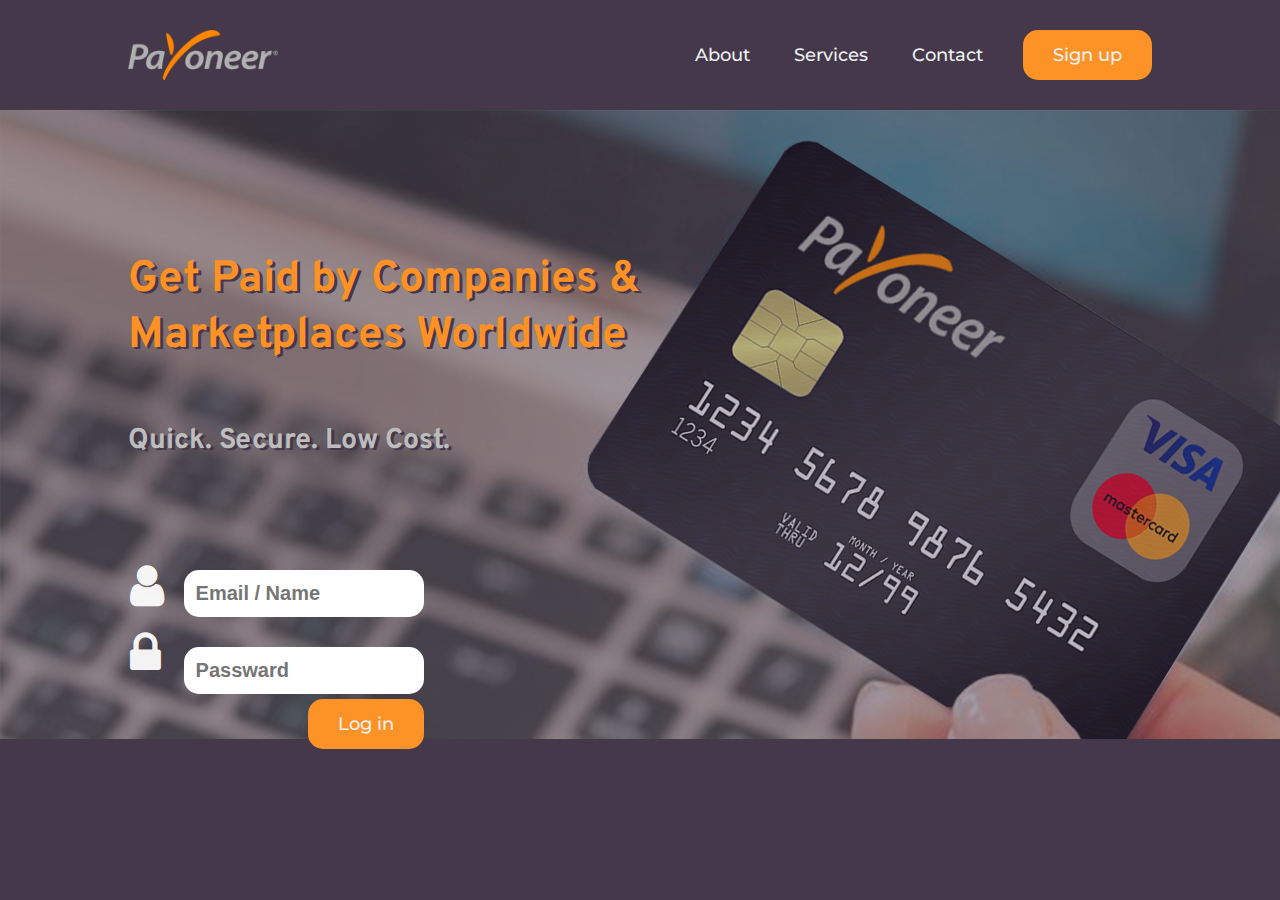
<file: index.html>
<!DOCTYPE html>
<html lang="en">

<head>
  <meta charset="UTF-8">
  <meta name="viewport" content="width=device-width, initial-scale=1.0">
  <meta http-equiv="X-UA-Compatible" content="ie=edge">
  <title>Payoneer</title>
  <link rel="stylesheet" href="index__styles.css">
</head>

<body>
  <header>
    <!-- logo testing -->
    <img class="logo" src="images/logo2.png" alt="logo" style="width:150px; height:50px;">
    <!-- <img class="logo" src="images/logo.png" alt="logo" style="width:70px; height:70px;"> -->

    <!-- navbar -->
    <nav>
      <ul class="nav__links">
        <!-- correct link to replace the "#" below -->
        <li><a href="#">About</a></li>
        <li><a href="#">Services</a></li>
        <li><a href="#">Contact</a></li>
      </ul>
    </nav>
    <a class="cta" href="s1.html"><button>Sign up</button></a>
    <a onclick="openNav()" class="menu" href="#"><button class="menu">Menu</button></a>
  </header>
  <div id="mobile__menu" class="overlay">
    </label>
    <a class="close" onclick="closeNav()">&times;</a>
    <div class="overlay__content">
      <!-- correct link to replace the "#" below -->
      <a href="#">About</a>
      <a href="#">Services</a>
      <a href="#">Contact</a>
      <a class="sign2" href="s1.html">Sign up</a>
    </div>
  </div>

  <!-- background -->
  <div class="background">
    <img class="background" src="images/bg.png" alt="background">
  </div>

  <!-- banner -->
  <div class="banner">
    <div class="h1">
      <h1>
        Get Paid by Companies & <br> Marketplaces Worldwide
      </h1>
    </div>
    <div class="h2">
      <h2>
        Quick. Secure. Low Cost.
      </h2>
    </div>
  </div>

  <!-- log in -->
  <div class="log__in">
    <!-- two input boxs -->
    <div class="textbox1">
      <input type="text" placeholder="Email / Name" name="" value="">
    </div>
    <div class="textbox2">
      <input type="password" placeholder="Passward" name="" value="">
    </div>
    <!-- two icons -->
    <div class="user__icon">
      <i class="fa fa-user"></i>
    </div>
    <div class="password__icon">
      <i class="fa fa-lock"></i>
    </div>
    <!-- log in button -->
    <div class="loginbutton">
      <a href="person.html"><button>Log in</button></a>
    </div>
  </div>

  <script type="text/javascript" src="mobile.js"></script>
</body>

</html>
</file>
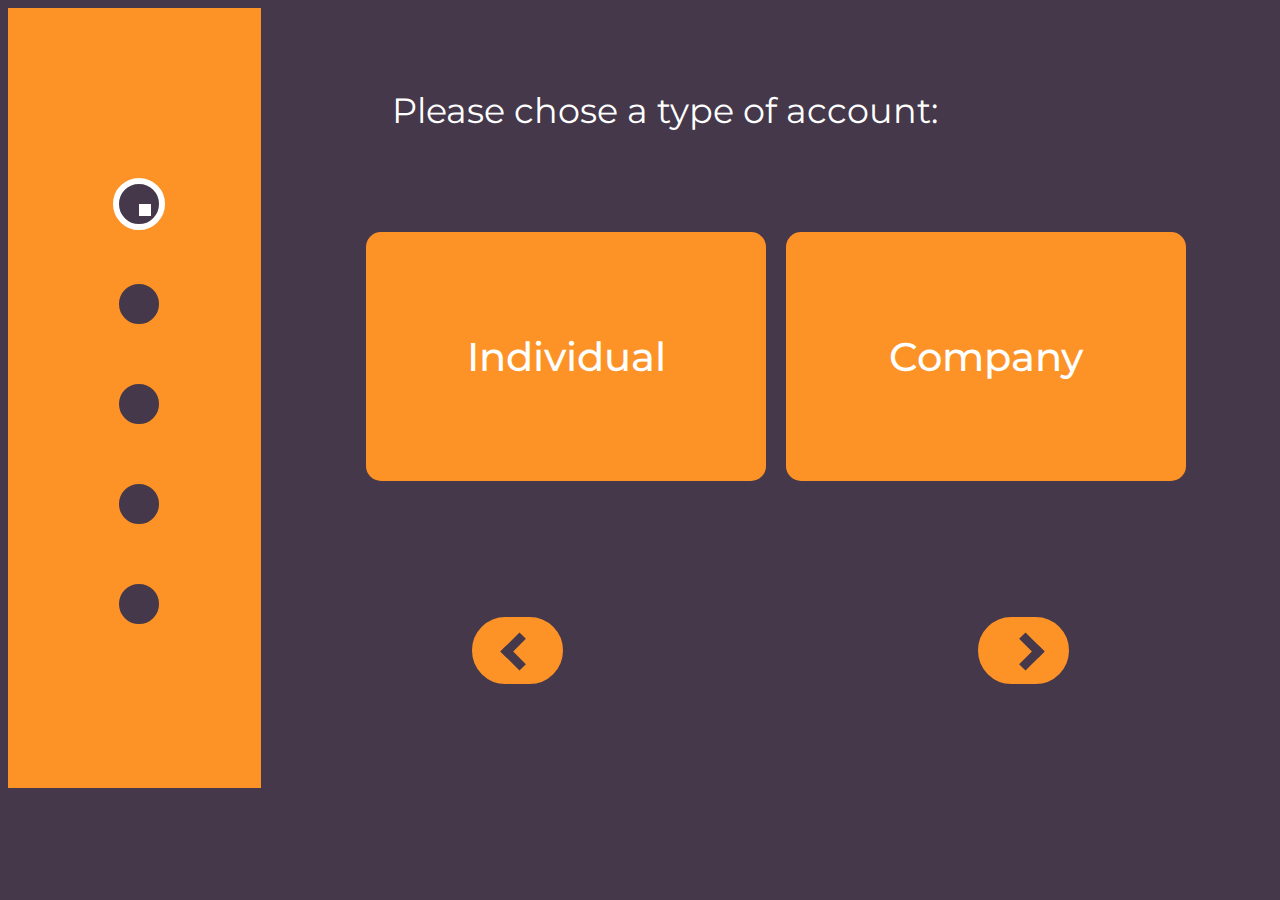
<file: s1.html>
<!DOCTYPE html>
<html lang="en">

<head>
  <meta charset="UTF-8">
  <meta name="viewport" content="width=device-width, initial-scale=1.0">
  <meta http-equiv="X-UA-Compatible" content="ie=edge">
  <title>Sign up__1</title>
  <link rel="stylesheet" href="s1__bigscreen.css" media="screen and (min-width:900px)" type="text/css">
  <link rel="stylesheet" href="s1__smallscreen.css" media="screen and (max-width:900px)" type="text/css">
</head>

<body>
  <div class="page">
    <!-- left bar -->
    <div class="left__bar">
      <!-- five circles -->
      <a href="s1.html">
        <div class="recent"></div>
      </a>
      <div></div>
      <div></div>
      <div></div>
      <div></div>
    </div>
    <!-- right bar -->
    <div class="right__bar">
      <!-- title question -->
      <div class="question">
        Please chose a type of account:
      </div>
      <!-- two options -->
      <div class="options">
        <button class="first">Individual</button>
        <button class="second">Company</button>
      </div>
      <!-- move -->
      <div class="move">
        <a href="index.html"><button class="backword"><i class="arrow left"></i></button></a>
        <a href="s2.html"><button class="forword"><i class="arrow right"></i></button></a>
      </div>
    </div>
  </div>
  <script type="text/javascript" src="mobile.js">
  </script>
</body>

</html>
</file>
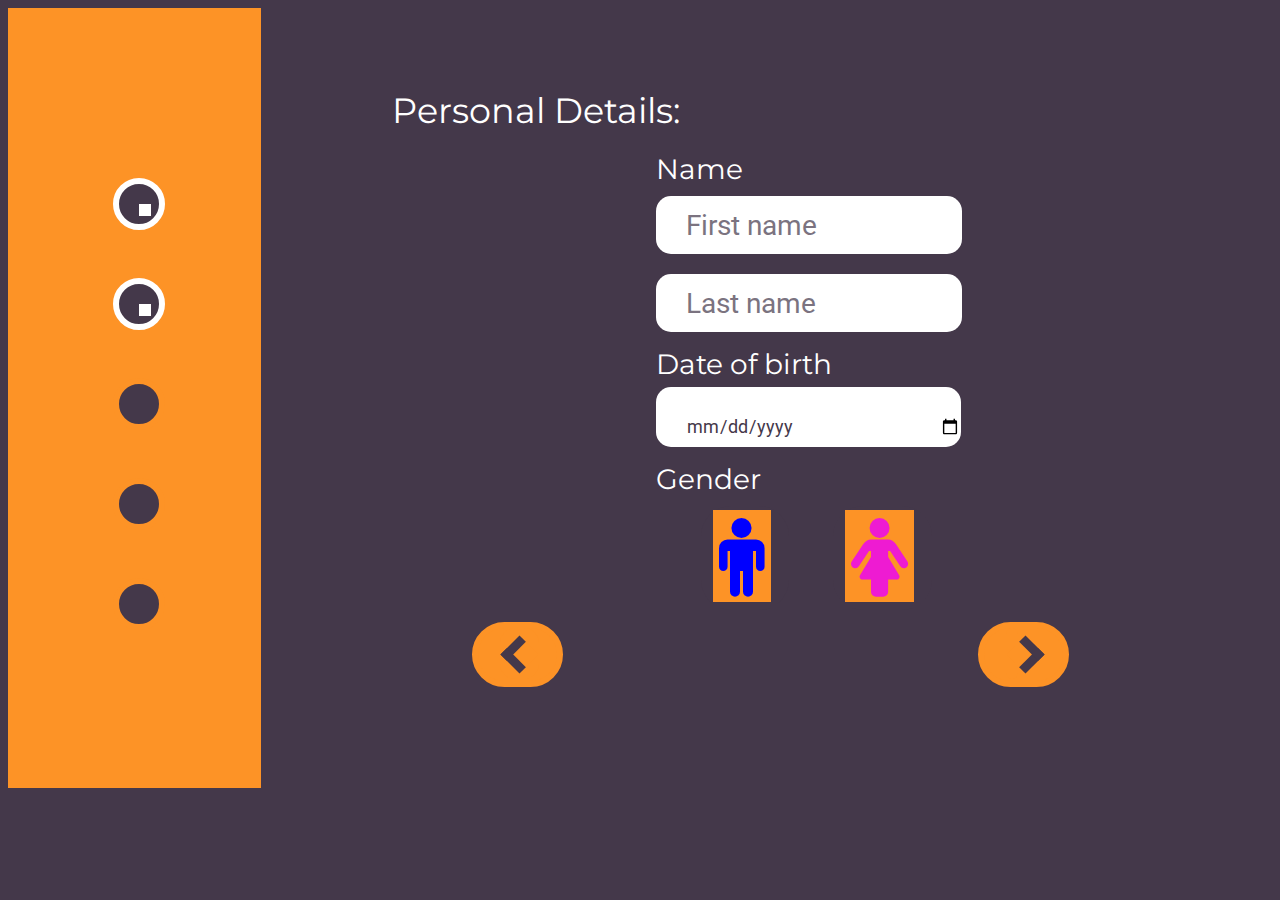
<file: s2.html>
<!DOCTYPE html>
<html lang="en">

<head>
  <meta charset="UTF-8">
  <meta name="viewport" content="width=device-width, initial-scale=1.0">
  <meta http-equiv="X-UA-Compatible" content="ie=edge">
  <title>Sign up__2</title>
  <link rel="stylesheet" href="s2__bigscreen.css" media="screen and (min-width:900px)" type="text/css">
  <link rel="stylesheet" href="s2__smallscreen.css" media="screen and (max-width:900px)" type="text/css">
</head>

<body>
  <div class="page">
    <!-- left bar -->
    <div class="left__bar">
      <!-- five circles -->
      <a href="s1.html">
        <div class="recent"></div>
      </a>
      <a href="s2.html">
        <div class="recent"></div>
      </a>
      <div></div>
      <div></div>
      <div></div>
    </div>
    <!-- right bar -->
    <div class="right__bar">
      <!-- title question -->
      <div class="question">
        Personal Details:
      </div>
      <!-- Name -->
      <div class="form-group">
        <label class="name">Name</label>
        <input type="text" class="firstname" name="name" placeholder="First name">
        <input type="text" class="lastname" name="name" placeholder="Last name">
      </div>
      <!-- Birthday -->
      <div class="form-group">
        <label class="birth">Date of birth</label>
        <input type="date" class="date__of__birth">
      </div>
      <!-- Gender: two icons -->
      <div class="form-group">
        <label class="gender">Gender</label>
        <button class="male__icon"><i class="fa fa-male"></i></button>
        <button class="female__icon"><i class="fa fa-female"></i></button>
      </div>
      <!-- move -->
      <div class="move">
        <a href="s1.html"><button class="backword"><i class="arrow left"></i></button></a>
        <a href="s3.html"><button class="forward"><i class="arrow right"></i></button></a>
      </div>
    </div>
  </div>
  <script type="text/javascript" src="s2__script.js">
  </script>
</body>

</html>
</file>
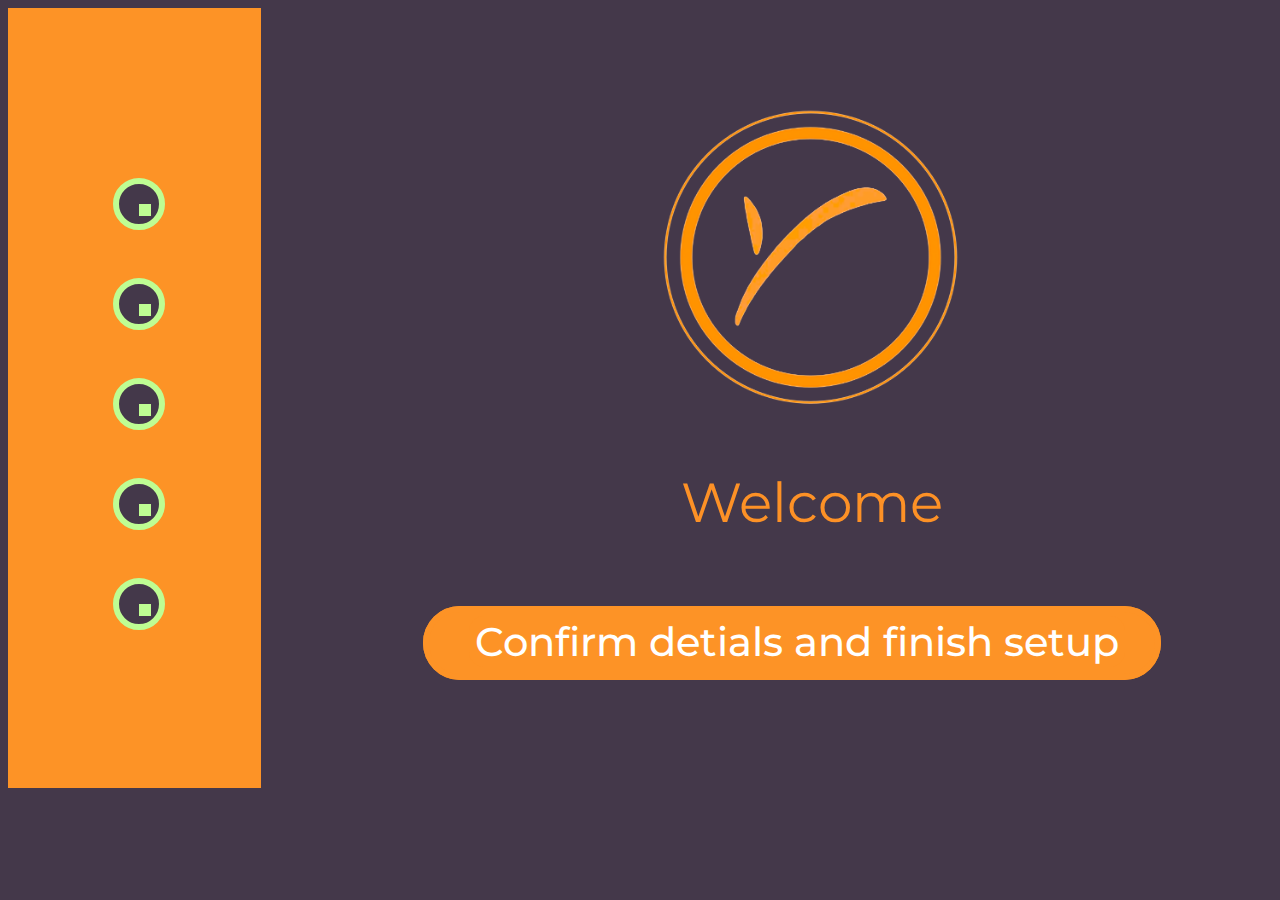
<file: welcome.html>
<!DOCTYPE html>
<html lang="en">

<head>
  <meta charset="UTF-8">
  <meta name="viewport" content="width=device-width, initial-scale=1.0">
  <meta http-equiv="X-UA-Compatible" content="ie=edge">
  <title>Welcome</title>
  <link rel="stylesheet" href="welcome__styles.css" media="screen and (min-width:900px)" type="text/css">
  <!-- <link rel="stylesheet" href="s2__smallscreen.css" media="screen and (max-width:900px)" type="text/css"> -->
</head>

<body>
  <!-- left bar -->
  <div class="page">
    <div class="left__bar">
      <!-- five circles -->
      <a href="s1.html">
        <div class="recent"></div>
      </a>
      <a href="s2.html">
        <div class="recent"></div>
      </a>
      <a href="s3.html">
        <div class="recent"></div>
      </a>
      <a href="s4.html">
        <div class="recent"></div>
      </a>
      <a href="s5.html">
        <div class="recent"></div>
      </a>
    </div>
    <!-- right bar -->
    <div class="right__bar">
      <div class="logo">
        <img class="logo" src="images/logo.png" alt="logo">
      </div>
      <div class="text">Welcome</div>
      <div class="button">
        <a href="person.html"><button class="person">Confirm detials and finish setup</button></a>
      </div>
    </div>
  </div>
  <script type="text/javascript" src="mobile.js">
  </script>
</body>

</html>
</file>
<file: index__styles.css>
@import url('https://fonts.googleapis.com/css?family=Montserrat:500&display=swap');
@import url('https://fonts.googleapis.com/css?family=Libre+Barcode+39|Overpass:700i&display=swap');
@import url('https://fonts.googleapis.com/css?family=Libre+Barcode+39|Overpass:400i&display=swap');
@import url('https://stackpath.bootstrapcdn.com/font-awesome/4.7.0/css/font-awesome.min.css');

/* a simple animation when user open the page */
.background, .log__in, .nav__links {
  animation: transitionIn 0.75s;
}

@keyframes transitionIn {
  from {
    opacity: 0;
    transform: rotateX(-10deg);
  }

  to {
    opacity: 1;
    transform: rotateX(0);
  }
}

* {
  box-sizing: border-box;
  margin: 0;
  padding: 0;
}

body {
  background-color: #44384A;
}

/* the background image */
.background {
  display: block;
  background-position: center;
  background-repeat: repeat-x;
  background-size: cover;
}

/* nav part */
header {
  display: flex;
  justify-content: flex-end;
  align-items: center;
  padding: 30px 10%;
}

.logo {
  cursor: pointer; /* the icon changes to a pointer when mouse over */
  margin-right: auto;
}

.nav__links {
  list-style: none;
}

.nav__links li {
  display: inline-block;
  padding: 0px 20px;
}

.nav__links li a {
  transition: all 0.3s ease 0s;
}

.nav__links li a:hover {
  color: #FD9326;
}

.menu {
  display: none;
}

/* two banners */
.banner .h1 {
  position: absolute;
  top: 28%;
  width: 86%;
  margin-left: 10%;
  font-family: "Overpass", sans-serif;
  color: rgba(253, 145, 38);
  text-shadow: 3px 2px #44384A;
  font-size: 22px;
}
.banner .h2 {
  position: absolute;
  top: 47%;
  width: 80%;
  margin-left: 10%;
  font-family: "Overpass", sans-serif;
  color: #bdbdbd;
  text-shadow: 3px 2px #44384A;
  font-size: 19px;
}

/* log in area */
.log__in {
  width: 280px;
  position: absolute;
  top: 60%;
  left: 12%;
  color: #ffffffef;   
  /* the color of icons itself, use none pure white to reduce the contrast */
}
.textbox{
  width: 100%;
  font-size: 40px;
}
.user__icon {
  zoom: 3;
  transform: translate(-8px,-25px);
  margin-right: 90%;
}
.password__icon {
  zoom: 3;
  transform: translate(-8px, -21px);
    margin-right: 90%;
}
/* when user input their infoamtion into the first box */
.textbox1 input {
  transform: translate(20px, 30px);
  padding: 12px;
  border: none;
  border-radius: 15px;
  outline: none;
  font-size: 20px;
  font-weight: 600;
  color: #44384A;
  width: 86%;
  float: left;
  margin: 0 10px;
}
/* when user input their infoamtion into the second box */
.textbox2 input {
  transform: translate(20px, 60px);
  padding: 12px;
  border: none;
  border-radius: 15px;
  outline: none;
  font-size: 20px;
  font-weight: 600;
  color: #44384A;
  width: 86%;
  float: left;
  margin: 0 10px;
}
.loginbutton {
  transform: translate(134px, -45px);
}

li, a, button {
  font-family: "Montserrat", sans-serif;
  font-weight: 500;
  font-size: 18px;
  color: #edf0f1;
  text-decoration: none;
}

button {
  margin-left: 20px;
  padding: 9px 25px;
  background-color: rgba(253, 147, 38, 1);
  border: rgb(253, 147, 38, 1) solid;
  border-width: 5px;
  border-radius: 15px;
  cursor: pointer; /* the icon changes to a pointer when mouse over */
  transition: all 0.3s ease 0s;
}

button:hover {
  border: rgb(253, 147, 38, 0) solid;
  background-color: rgba(253, 147, 38, 0.7); 
  border-width: 5px;
  /* color fade when mouse over by using transparency */
}

@media only screen and (max-width: 810px) {
  .nav__links, .cta {
    display: none;
  }
  .menu {
    display: inherit;
  }
}

/* Mobile Nav */

.overlay {
  height: 100%;
  width: 0;
  position: fixed;
  z-index: 1;
  left: 0;
  top: 0;
  background-color: #44384A;
  overflow-x: hidden;
  transition: all 0.5s ease 0s;
}

.overlay__content {
  display: flex;
  height: 100%;
  flex-direction: column;
  align-items: center;
  justify-content: center;
}

.overlay__content .sign2 {
  padding: 15px;
  background: none;
  outline: none;
  border: rgb(253, 147, 38) solid;
  border-radius: 20px;
  border-width: 5px;
}

.overlay a {
  padding: 15px;
  font-size: 28px;
  display: block;
  transition: all 0.3s ease 0s;
}

.overlay a:hover, .overlay a:focus {
  color: #FD9326;
}

.overlay .close { 
  position: absolute;
  top: 20px;
  right: 45px;
  font-size: 60px;
}

@media screen and (max-height: 450px) {
  .overlay a {
    font-size: 20px;
  }
  .overlay .close {
    font-size: 40px;
    top: 15px;
    right: 35px;
  }
}
</file>
<file: s1__bigscreen.css>
@import url('https://fonts.googleapis.com/css?family=Montserrat:500&display=swap');
@import url('https://fonts.googleapis.com/css?family=Libre+Barcode+39|Overpass:700i&display=swap');
@import url('https://fonts.googleapis.com/css?family=Libre+Barcode+39|Overpass:400i&display=swap');
@import url('https://stackpath.bootstrapcdn.com/font-awesome/4.7.0/css/font-awesome.min.css');

/* a simple animation when user open the page */
.left__bar ,.right__bar {
  animation: transitionIn 0.75s;
}

@keyframes transitionIn {
  from {
    opacity: 0;
    transform: rotateX(-10deg);
  }
  to {
    opacity: 1;
    transform: rotateX(0);
  }
}

* {
  background-color: #44384A;
}

.page {
  display: grid;
  grid-template-columns: 20% 80%;
  height: 780px;
}

.page > div {
  background-color: #44384A;
  color: rgba(253, 145, 38);
}

.page > div:nth-child(odd) {
  background-color: #FD9326;
  color: #44384A;
}

/* left bar */

.left__bar {
  display: grid;
  grid-template-columns: repeat(1, 3);
  grid-auto-columns: 80px;
  grid-auto-rows: 80px;
  grid-gap: 20px;
}
/* five circles */
.left__bar > div, a {
  margin-top: 170px;
  margin-left: 105px;
  border: #FD9326 6px solid;
  padding: 20px;
  border-radius: 150px;
  cursor: pointer;
}
/* show recent step */
.left__bar a,.recent {
  border: white 6px solid;
}


/* right bar */

/* title question */
.right__bar .question {
  color: white;
  margin-top: 8%;
  margin-left: 13%;
  font-family: "Montserrat", sans-serif;
  font-size: 35px;
}

/* options buttons*/
.options {
  transform: translate(0px, 100px);
  display: grid;
  grid-template-columns: repeat(2, 50%);
}
.options .first {
  justify-self: end;
  width: 400px;
  padding: 100px 20px;
}
.options .second {
  justify-self: start;
  width: 400px;
  padding: 100px 20px;
}
button {
  font-family: "Montserrat", sans-serif;
  font-weight: 500;
  font-size: 40px;
  color: white;
  margin-left: 20px;
  background-color: rgba(253, 147, 38, 1);
  border: none;
  border-radius: 15px;
  cursor: pointer; /* the icon changes to a pointer when mouse over */
  transition: all 0.3s ease 0s;
}

/* bottom buttons */
.move {
  transform: translate(60px, 160px);
  display: grid;
  grid-template-columns: repeat(2, 50%);
  align-items: center;
}
.move .forward {
  width: 12px;
}
.move .backward {
  width: 12px;
}
.move a {
  background: #FD9326;
  margin-left: 30%;
  margin-right: 52%;
  margin-top: 15%;
  padding: 2px;
}

/* arrows */
i {
  background-color: #FD9326;
  border: solid #44384A;
  border-width: 0 3px 3px 0;
  display: inline-block;
  padding: 3px;
}
.right {
  zoom: 3;
  transform: rotate(-45deg);
  -webkit-transform: rotate(-45deg);
}
.left {
  zoom: 3;
  transform: rotate(135deg);
  -webkit-transform: rotate(135deg);
}

/* button effects */
button:focus {
  background-color: rgba(253, 147, 38, 0.5);
  /* color fade when mouse over by using transparency */
  font-size: 50px;
  text-shadow: 3px 2px #44384A;
  /* text style changes when mouse over */
}
</file>
<file: s1__smallscreen.css>
@import url('https://fonts.googleapis.com/css?family=Montserrat:500&display=swap');
@import url('https://fonts.googleapis.com/css?family=Libre+Barcode+39|Overpass:700i&display=swap');
@import url('https://fonts.googleapis.com/css?family=Libre+Barcode+39|Overpass:400i&display=swap');
@import url('https://stackpath.bootstrapcdn.com/font-awesome/4.7.0/css/font-awesome.min.css');

.left__bar ,.right__bar {
  animation: transitionIn 0.75s;
}

@keyframes transitionIn {
  from {
    opacity: 0;
    transform: rotateX(-10deg);
  }
  to {
    opacity: 1;
    transform: rotateX(0);
  }
}

* {
  background-color: #44384A;
}

.page {
  display: grid;
  grid-template-columns: 20% 80%;
  height: 780px;
}

.page > div {
  background-color: #44384A;
  color: rgba(253, 145, 38);
}

.page > div:nth-child(odd) {
  background-color: #FD9326;
  color: #44384A;
}

/* left bar */

.left__bar {
  display: grid;
  grid-template-columns: repeat(1, 3);
  grid-auto-columns: 80px;
  grid-auto-rows: 80px;
  grid-gap: 20px;
}
/* five circles */
.left__bar > div, a {
  margin-top: 170px;
  margin-left: 105px;
  border: #FD9326 6px solid;
  padding: 20px;
  border-radius: 150px;
  cursor: pointer;
}
/* show recent step */
.left__bar a,.recent {
  border: white 6px solid;
}


/* right bar */

/* title question */
.right__bar .question {
  color: white;
  margin-top: 8%;
  margin-left: 13%;
  font-family: "Montserrat", sans-serif;
  font-size: 35px;
}

/* options buttons*/
.options {
  transform: translate(0px, 100px);
  display: grid;
  grid-template-columns: repeat(2, 50%);
}
.options .first {
  justify-self: end;
  width: 400px;
  padding: 100px 20px;
}
.options .second {
  justify-self: start;
  width: 400px;
  padding: 100px 20px;
}
button {
  font-family: "Montserrat", sans-serif;
  font-weight: 500;
  font-size: 40px;
  color: white;
  margin-left: 20px;
  background-color: rgba(253, 147, 38, 1);
  border: none;
  border-radius: 15px;
  cursor: pointer; /* the icon changes to a pointer when mouse over */
  transition: all 0.3s ease 0s;
}

/* bottom buttons */
.move {
  transform: translate(0px, 180px);
  display: grid;
  grid-template-columns: repeat(2, 50%);
  align-items: center;
}
.move .forward {
  width: 12px;
}
.move .backward {
  width: 12px;
}
.move a {
  background: #FD9326;
  margin-left: 30%;
  margin-right: 52%;
  margin-top: 15%;
  padding: 2px;
}

/* arrows */
i {
  background-color: #FD9326;
  border: solid #44384A;
  border-width: 0 3px 3px 0;
  display: inline-block;
  padding: 3px;
}
.right {
  zoom: 3;
  transform: rotate(-45deg);
  -webkit-transform: rotate(-45deg);
}
.left {
  zoom: 3;
  transform: rotate(135deg);
  -webkit-transform: rotate(135deg);
}

/* button effects */
button:focus {
  background-color: rgba(253, 147, 38, 0.5);
  /* color fade when mouse over by using transparency */
  font-size: 50px;
  text-shadow: 3px 2px #44384A;
  /* text style changes when mouse over */
}
</file>
<file: s2__bigscreen.css>
@import url('https://fonts.googleapis.com/css?family=Montserrat:500&display=swap');
@import url('https://fonts.googleapis.com/css?family=Libre+Barcode+39|Overpass:700i&display=swap');
@import url('https://fonts.googleapis.com/css?family=Libre+Barcode+39|Overpass:400i&display=swap');
@import url('https://stackpath.bootstrapcdn.com/font-awesome/4.7.0/css/font-awesome.min.css');
@import url('https://fonts.googleapis.com/css?family=Montserrat:300i|Roboto:300i&display=swap');

/* a simple animation when user open the page */
.left__bar ,.right__bar {
  animation: transitionIn 0.75s;
}

@keyframes transitionIn {
  from {
    opacity: 0;
    transform: rotateX(-10deg);
  }
  to {
    opacity: 1;
    transform: rotateX(0);
  }
}

* {
  background-color: #44384A;
}

.page {
  display: grid;
  grid-template-columns: 20% 80%;
  height: 780px;
}

.page > div {
  background-color: #44384A;
  color: rgba(253, 145, 38);
}

.page > div:nth-child(odd) {
  background-color: #FD9326;
  color: #44384A;
}

/* left bar */

.left__bar {
  display: grid;
  grid-template-columns: repeat(1, 3);
  grid-auto-columns: 80px;
  grid-auto-rows: 80px;
  grid-gap: 20px;
}
/* five circles */
.left__bar > div, a {
  margin-top: 170px;
  margin-left: 105px;
  border: #FD9326 6px solid;
  padding: 20px;
  border-radius: 150px;
  cursor: pointer;
}
/* show recent step */
.left__bar a,.recent {
  border: white 6px solid;
}

/* right bar */

/* title question */
.right__bar .question {
  color: white;
  margin-top: 8%;
  margin-left: 13%;
  font-family: "Montserrat", sans-serif;
  font-size: 35px;
}

/* options buttons*/
.options {
  transform: translate(0px, 100px);
  display: grid;
  grid-template-columns: repeat(2, 50%);
}
.options .first {
  justify-self: end;
  width: 400px;
  padding: 100px 20px;
}
.options .second {
  justify-self: start;
  width: 400px;
  padding: 100px 20px;
}
button {
  font-family: "Montserrat", sans-serif;
  font-weight: 500;
  font-size: 40px;
  color: white;
  margin-left: 20px;
  background-color: rgba(253, 147, 38, 1);
  border: none;
  border-radius: 15px;
  cursor: pointer; /* the icon changes to a pointer when mouse over */
  transition: all 0.3s ease 0s;
}

/* bottom buttons */
.move {
  transform: translate(60px, 22px);
  display: grid;
  grid-template-columns: repeat(2, 50%);
  align-items: center;
}
.move .forward {
  width: 12px;
}
.move .backward {
  width: 12px;
}
.move a {
  background: #FD9326;
  margin-left: 30%;
  margin-right: 52%;
  margin-top: 0px;
  padding: 2px;
  padding-top: 0px;
}

/* arrows */
i {
  background-color: #FD9326;
  border: solid #44384A;
  border-width: 0 3px 3px 0;
  display: inline-block;
  padding: 3px;
}
.right {
  zoom: 3;
  transform: rotate(-45deg);
  -webkit-transform: rotate(-45deg);
}
.left {
  zoom: 3;
  transform: rotate(135deg);
  -webkit-transform: rotate(135deg);
}

/* button effects */
button:focus {
  background-color: rgba(253, 147, 38, 0);
  /* color fade when mouse over by using transparency */
  font-size: 50px;
  text-shadow: 3px 2px #44384A;
  /* text style changes when mouse over */
}

/* plcaeholder */
::placeholder {
  font-family: 'Roboto', sans-serif;;
  color: #44384A;
  opacity: 0.7; 
  /* using a tranparency white to show it's a hint not the real text */
}

/* Name */
.form-group {
  padding-right: 90%;
  width: 30%;
}
.name {
  display: grid;
  margin-left: 395px;
  margin-top: 20px;
  margin-right: 90%;
  font-family: "Montserrat", sans-serif;
  font-size: 28px;
  color: white;
}

/* name input */
.firstname {
  display: grid;
  margin-left: 395px;
  margin-top: 10px;
  margin-right: 90%;
  font-family: "Montserrat", sans-serif;
  font-size: 28px;
  color: #44384A;
  background-color: white;
  border-radius: 15px;
  border: none;
  padding-left: 30px;
  padding-top: 12px;
  padding-bottom: 12px;
  width: 274px;
}

.lastname {
  display: grid;
  margin-left: 395px;
  margin-top: 20px;
  margin-right: 90%;
  font-family: "Montserrat", sans-serif;
  font-size: 28px;
  color: #44384A;
  background-color: white;
  border-radius: 15px;
  border: none;
  padding-left: 30px;
  padding-top: 12px;
  padding-bottom: 12px;
  width: 274px;
}

/* birth */
.birth {
  display: grid;
  margin-left: 395px;
  margin-top: -40px;
  margin-right: 0%;
  padding-right: 0;
  position: absolute;
  font-family: "Montserrat", sans-serif;
  font-size: 28px;
  color: white;
}
.date__of__birth {
  display: grid;
  margin-left: 395px;
  margin-top: 55px;
  margin-right: 100px;
  font-family: 'Roboto', sans-serif;;
  font-size: 18px;
  color: #44384A;
  background-color: white;
  border-radius: 15px;
  border: none;
  padding-left: 30px;
  padding-top: 20px;
  height: 40px;
  width: 275px;
}


/* Gander */
.gender {
  display: grid;
  margin-left: 395px;
  margin-top: 15px;
  margin-right: 90%;
  font-family: "Montserrat", sans-serif;
  font-size: 28px;
  color: white;
}
.male__icon {
  zoom: 2;
  color: blue;
  background-color: #44384A;
  transform: translate(200px, 5px);

}
.female__icon {
  zoom: 2;
  color: rgb(238, 27, 210);
  background-color: #44384A;
  transform: translate(200px, 5px);
}
</file>
<file: s2__smallscreen.css>
@import url('https://fonts.googleapis.com/css?family=Montserrat:500&display=swap');
@import url('https://fonts.googleapis.com/css?family=Libre+Barcode+39|Overpass:700i&display=swap');
@import url('https://fonts.googleapis.com/css?family=Libre+Barcode+39|Overpass:400i&display=swap');
@import url('https://stackpath.bootstrapcdn.com/font-awesome/4.7.0/css/font-awesome.min.css');

.left__bar ,.right__bar {
  animation: transitionIn 0.75s;
}

@keyframes transitionIn {
  from {
    opacity: 0;
    transform: rotateX(-10deg);
  }
  to {
    opacity: 1;
    transform: rotateX(0);
  }
}

* {
  background-color: #44384A;
}

.page {
  display: grid;
  grid-template-columns: 20% 80%;
  height: 780px;
}

.page > div {
  background-color: #44384A;
  color: rgba(253, 145, 38);
}

.page > div:nth-child(odd) {
  background-color: #FD9326;
  color: #44384A;
}

/* left bar */

.left__bar {
  display: grid;
  grid-template-columns: repeat(1, 3);
  grid-auto-columns: 80px;
  grid-auto-rows: 80px;
  grid-gap: 20px;
}
/* five circles */
.left__bar > div, a {
  margin-top: 170px;
  margin-left: 105px;
  border: #FD9326 6px solid;
  padding: 20px;
  border-radius: 150px;
  cursor: pointer;
}
/* show recent step */
.left__bar a,.recent {
  border: white 6px solid;
}


/* right bar */

/* title question */
.right__bar .question {
  color: white;
  margin-top: 8%;
  margin-left: 13%;
  font-family: "Montserrat", sans-serif;
  font-size: 35px;
}

/* options buttons*/
.options {
  transform: translate(0px, 100px);
  display: grid;
  grid-template-columns: repeat(2, 50%);
}
.options .first {
  justify-self: end;
  width: 400px;
  padding: 100px 20px;
}
.options .second {
  justify-self: start;
  width: 400px;
  padding: 100px 20px;
}
button {
  font-family: "Montserrat", sans-serif;
  font-weight: 500;
  font-size: 40px;
  color: white;
  margin-left: 20px;
  background-color: rgba(253, 147, 38, 1);
  border: none;
  border-radius: 15px;
  cursor: pointer; /* the icon changes to a pointer when mouse over */
  transition: all 0.3s ease 0s;
}

/* bottom buttons */
.move {
  transform: translate(0px, 180px);
  display: grid;
  grid-template-columns: repeat(2, 50%);
  align-items: center;
}
.move .forward {
  width: 12px;
}
.move .backward {
  width: 12px;
}
.move a {
  background: #FD9326;
  margin-left: 30%;
  margin-right: 52%;
  margin-top: 15%;
  padding: 2px;
}

/* arrows */
i {
  background-color: #FD9326;
  border: solid #44384A;
  border-width: 0 3px 3px 0;
  display: inline-block;
  padding: 3px;
}
.right {
  zoom: 3;
  transform: rotate(-45deg);
  -webkit-transform: rotate(-45deg);
}
.left {
  zoom: 3;
  transform: rotate(135deg);
  -webkit-transform: rotate(135deg);
}

/* button effects */
button:focus {
  background-color: rgba(253, 147, 38, 0.5);
  /* color fade when mouse over by using transparency */
  font-size: 50px;
  text-shadow: 3px 2px #44384A;
  /* text style changes when mouse over */
}
</file>
<file: welcome__styles.css>
@import url('https://fonts.googleapis.com/css?family=Montserrat:500&display=swap');
@import url('https://fonts.googleapis.com/css?family=Libre+Barcode+39|Overpass:700i&display=swap');
@import url('https://fonts.googleapis.com/css?family=Libre+Barcode+39|Overpass:400i&display=swap');
@import url('https://stackpath.bootstrapcdn.com/font-awesome/4.7.0/css/font-awesome.min.css');

.left__bar ,.right__bar {
  animation: transitionIn 0.75s;
}

@keyframes transitionIn {
  from {
    opacity: 0;
    transform: rotateX(-10deg);
  }
  to {
    opacity: 1;
    transform: rotateX(0);
  }
}

* {
  background-color: #44384A;
}

.page {
  display: grid;
  grid-template-columns: 20% 80%;
  height: 780px;
}

.page > div {
  background-color: #44384A;
  color: rgba(253, 145, 38);
}

.page > div:nth-child(odd) {
  background-color: #FD9326;
  color: #44384A;
}

/* left bar */

.left__bar {
  display: grid;
  grid-template-columns: repeat(1, 3);
  grid-auto-columns: 80px;
  grid-auto-rows: 80px;
  grid-gap: 20px;
}
/* five circles */
.left__bar > div, a {
  margin-top: 170px;
  margin-left: 105px;
  border: #FD9326 6px solid;
  padding: 20px;
  border-radius: 150px;
  cursor: pointer;
}
/* show recent step */
.left__bar a,.recent {
  border: rgb(190, 253, 147) 6px solid;
}

/* image */
.logo {
  display: block;
  width: 300px;
  margin-top: 100px;
  margin-left: 200px;
}

/* welcome text */
.text {
  margin-left: 420px;
  margin-top: 60px;
  font-family: "Montserrat", sans-serif;
  color: rgba(253, 145, 38);
  font-size: 55px;
}

.person {
  margin-top: 80px;
}

.button a {
  background: #FD9326;
  margin-left: 16%;
  padding: 30px;
  padding-bottom: 15px;
  padding-left: 20px;
  padding-left: 20px;

}

/* button */
button {
  font-family: "Montserrat", sans-serif;
  font-weight: 500;
  font-size: 40px;
  color: white;
  margin-left: 20px;
  background-color: rgba(253, 147, 38, 1);
  border: none;
  border-radius: 15px;
  cursor: pointer; /* the icon changes to a pointer when mouse over */
  transition: all 0.3s ease 0s;
}

/* button effects */
button:hover {
  background-color: rgba(253, 147, 38, 0.5);
  /* color fade when mouse over by using transparency */
  font-size: 40px;
  text-shadow: 3px 2px #44384A;
  /* text style changes when mouse over */
}
</file>
